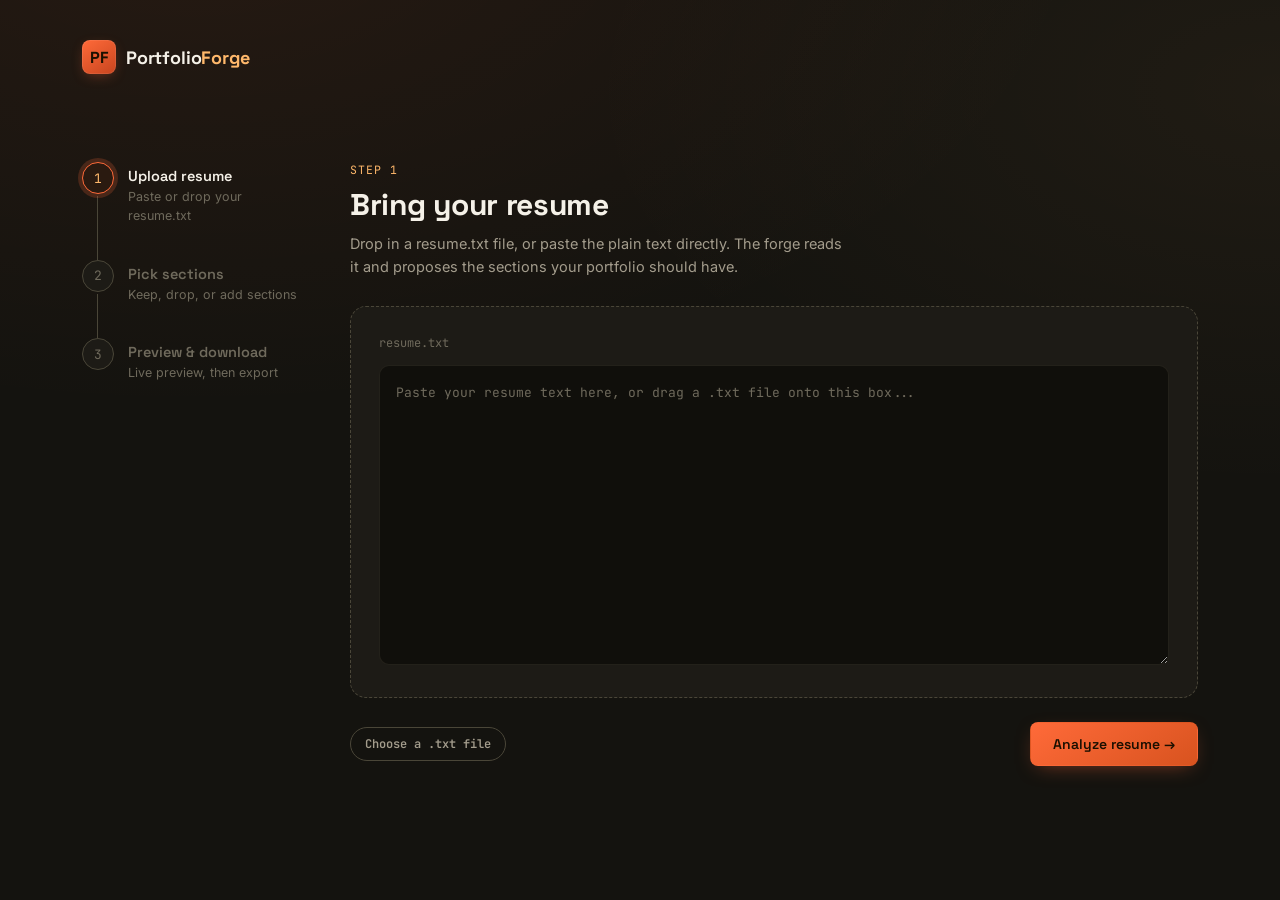
<file: frontend/index.html>
<!DOCTYPE html>
<html lang="en">
<head>
<meta charset="UTF-8" />
<meta name="viewport" content="width=device-width, initial-scale=1.0" />
<title>PortfolioForge</title>
<link rel="stylesheet" href="app.css" />
</head>
<body>

<div class="shell">

  <div class="brand">
    <div class="brand__mark">PF</div>
    <div class="brand__name">Portfolio<span>Forge</span></div>
  </div>

  <!-- ============================== step rail ============================== -->
  <nav class="gauge" id="gauge">
    <div class="gauge__step is-active" data-step="1">
      <div class="gauge__num">1</div>
      <div class="gauge__body">
        <div class="gauge__title">Upload resume</div>
        <div class="gauge__desc">Paste or drop your resume.txt</div>
      </div>
    </div>
    <div class="gauge__step" data-step="2">
      <div class="gauge__num">2</div>
      <div class="gauge__body">
        <div class="gauge__title">Pick sections</div>
        <div class="gauge__desc">Keep, drop, or add sections</div>
      </div>
    </div>
    <div class="gauge__step" data-step="3">
      <div class="gauge__num">3</div>
      <div class="gauge__body">
        <div class="gauge__title">Preview &amp; download</div>
        <div class="gauge__desc">Live preview, then export</div>
      </div>
    </div>
  </nav>

  <!-- ============================== main panel ============================== -->
  <main class="panel">

    <!-- ---------- Screen 1: Upload ---------- -->
    <section class="screen is-active" id="screen-upload">
      <p class="eyebrow">Step 1</p>
      <h1 class="screen__title">Bring your resume</h1>
      <p class="screen__sub">Drop in a resume.txt file, or paste the plain text directly. The forge reads it and proposes the sections your portfolio should have.</p>

      <div class="dropzone" id="dropzone">
        <div class="dropzone__row">
          <span class="dropzone__label">resume.txt</span>
          <span id="filePillWrap"></span>
        </div>
        <textarea id="resumeText" placeholder="Paste your resume text here, or drag a .txt file onto this box..."></textarea>
        <input type="file" id="fileInput" accept=".txt,text/plain" hidden />
      </div>

      <div class="error-banner" id="uploadError"></div>

      <div class="forge-bar" id="uploadForgeBar">
        <span>analyzing resume…</span>
        <div class="forge-bar__track"><div class="forge-bar__fill"></div></div>
      </div>

      <div class="actions-row">
        <button class="btn btn--upload-secondary" id="browseBtn" type="button">Choose a .txt file</button>
        <button class="btn btn--primary" id="analyzeBtn" type="button">Analyze resume →</button>
      </div>
    </section>

    <!-- ---------- Screen 2: Section picker ---------- -->
    <section class="screen" id="screen-sections">
      <p class="eyebrow">Step 2</p>
      <h1 class="screen__title">Choose your sections</h1>
      <p class="screen__sub">Suggested from your resume. Uncheck anything you don't want, or add a custom section of your own.</p>

      <div class="section-list" id="sectionList"></div>

      <div style="margin-top:10px; display:flex; flex-direction:column; gap:10px;">
        <button class="add-section" id="addSectionToggle" type="button">+ Add a custom section</button>
        <form class="add-section-form" id="addSectionForm">
          <input type="text" id="customSectionName" placeholder="Section name (e.g. Publications)" />
          <textarea id="customSectionDesc" placeholder="What should this section contain? Describe it — the forge will pull matching info from your resume." rows="2"></textarea>
          <div class="add-section-form__row">
            <button class="btn btn--ghost" id="cancelCustomSection" type="button">Cancel</button>
            <button class="btn btn--primary" id="confirmCustomSection" type="button">Add section</button>
          </div>
        </form>
      </div>

      <div class="error-banner" id="sectionsError"></div>

      <div class="forge-bar" id="generateForgeBar">
        <span>generating portfolio…</span>
        <div class="forge-bar__track"><div class="forge-bar__fill"></div></div>
      </div>

      <div class="actions-row">
        <button class="btn btn--ghost" id="backToUpload" type="button">← Back</button>
        <button class="btn btn--primary" id="generateBtn" type="button">Generate portfolio →</button>
      </div>
    </section>

    <!-- ---------- Screen 3: Preview & download ---------- -->
    <section class="screen" id="screen-preview">
      <p class="eyebrow">Step 3</p>
      <h1 class="screen__title">Your portfolio is live</h1>
      <p class="screen__sub">This is a real, rendered preview. Download it as a self-contained HTML file whenever it's ready.</p>

      <div class="preview-frame-wrap">
        <div class="preview-frame-bar">
          <span class="preview-frame-bar__dot"></span>
          <span class="preview-frame-bar__dot"></span>
          <span class="preview-frame-bar__dot"></span>
          <span class="preview-frame-bar__url">preview / index.html</span>
        </div>
        <iframe id="previewFrame" title="Portfolio preview"></iframe>
      </div>

      <div class="warnings" id="warningsBox">
        <p class="warnings__title">Heads up</p>
        <ul id="warningsList"></ul>
      </div>

      <div class="actions-row">
        <button class="btn btn--ghost" id="backToSections" type="button">← Back to sections</button>
        <button class="btn btn--primary" id="downloadBtn" type="button">Download index.html ↓</button>
      </div>
    </section>

  </main>
</div>

<script src="app.js"></script>
</body>
</html>
</file>
<file: frontend/app.css>
/* ==========================================================================
   PortfolioForge — App Shell Styles
   Theme: dark forge workspace. Ember accent, steel neutrals.
   ========================================================================== */

@import url('https://fonts.googleapis.com/css2?family=Space+Grotesk:wght@500;600;700&family=Inter:wght@400;500;600&family=JetBrains+Mono:wght@400;500&display=swap');

:root {
  --bg: #14130f;
  --surface: #1d1b16;
  --surface-raised: #26241d;
  --line: #35322888;
  --line-strong: #4a4638;

  --ink: #f5f1e8;
  --ink-muted: #a39c8c;
  --ink-faint: #6f6a5c;

  --ember: #ff6a39;
  --ember-hot: #ffb86b;
  --ember-dim: #ff6a3933;

  --ok: #7fbf8f;
  --warn: #e0b34e;

  --radius: 10px;
  --radius-lg: 16px;

  --font-display: 'Space Grotesk', sans-serif;
  --font-body: 'Inter', sans-serif;
  --font-mono: 'JetBrains Mono', monospace;
}

* { box-sizing: border-box; }

html, body {
  margin: 0;
  padding: 0;
  background: var(--bg);
  color: var(--ink);
  font-family: var(--font-body);
  min-height: 100vh;
}

body {
  background-image:
    radial-gradient(ellipse 900px 500px at 15% -10%, #ff6a3914, transparent),
    radial-gradient(ellipse 700px 400px at 100% 10%, #ffb86b0d, transparent);
  background-attachment: fixed;
}

a { color: var(--ember-hot); }

::selection { background: var(--ember-dim); color: var(--ink); }

button {
  font-family: var(--font-body);
  cursor: pointer;
}

/* -------------------------------------------------- layout shell */

.shell {
  max-width: 1180px;
  margin: 0 auto;
  padding: 40px 32px 80px;
  display: grid;
  grid-template-columns: 220px 1fr;
  gap: 48px;
}

@media (max-width: 860px) {
  .shell { grid-template-columns: 1fr; gap: 24px; padding: 24px 18px 60px; }
}

.brand {
  display: flex;
  align-items: center;
  gap: 10px;
  margin-bottom: 40px;
  grid-column: 1 / -1;
}

.brand__mark {
  width: 34px;
  height: 34px;
  border-radius: 8px;
  background: linear-gradient(145deg, var(--ember), #c8451f);
  box-shadow: 0 0 0 1px #ffffff14 inset, 0 4px 14px -4px #ff6a3966;
  display: grid;
  place-items: center;
  font-family: var(--font-display);
  font-weight: 700;
  color: #1a1000;
  font-size: 16px;
}

.brand__name {
  font-family: var(--font-display);
  font-weight: 700;
  font-size: 18px;
  letter-spacing: -0.01em;
}

.brand__name span { color: var(--ember-hot); }

/* -------------------------------------------------- step gauge (rail) */

.gauge {
  display: flex;
  flex-direction: column;
  gap: 0;
  position: relative;
}

.gauge__step {
  display: flex;
  gap: 14px;
  padding: 0 0 34px;
  position: relative;
}

.gauge__step::before {
  content: '';
  position: absolute;
  left: 15px;
  top: 34px;
  bottom: 0;
  width: 1px;
  background: var(--line-strong);
}

.gauge__step:last-child::before { display: none; }

.gauge__num {
  flex: none;
  width: 32px;
  height: 32px;
  border-radius: 50%;
  border: 1px solid var(--line-strong);
  background: var(--surface);
  display: grid;
  place-items: center;
  font-family: var(--font-mono);
  font-size: 13px;
  color: var(--ink-faint);
  transition: all .25s ease;
  z-index: 1;
}

.gauge__step.is-active .gauge__num {
  border-color: var(--ember);
  color: var(--ember-hot);
  background: #2a1a10;
  box-shadow: 0 0 0 4px var(--ember-dim);
}

.gauge__step.is-done .gauge__num {
  border-color: var(--ok);
  color: var(--ok);
  background: #16211a;
}

.gauge__body { padding-top: 5px; }

.gauge__title {
  font-family: var(--font-display);
  font-weight: 600;
  font-size: 14.5px;
  color: var(--ink-faint);
}

.gauge__step.is-active .gauge__title,
.gauge__step.is-done .gauge__title { color: var(--ink); }

.gauge__desc {
  font-size: 12.5px;
  color: var(--ink-faint);
  margin-top: 3px;
  line-height: 1.5;
  max-width: 22ch;
}

/* -------------------------------------------------- main panel */

.panel { min-width: 0; }

.screen { display: none; animation: rise .35s ease; }
.screen.is-active { display: block; }

@keyframes rise {
  from { opacity: 0; transform: translateY(8px); }
  to { opacity: 1; transform: translateY(0); }
}

.eyebrow {
  font-family: var(--font-mono);
  font-size: 11.5px;
  letter-spacing: .08em;
  text-transform: uppercase;
  color: var(--ember-hot);
  margin: 0 0 8px;
}

h1.screen__title {
  font-family: var(--font-display);
  font-weight: 700;
  font-size: 30px;
  letter-spacing: -0.01em;
  margin: 0 0 8px;
}

.screen__sub {
  color: var(--ink-muted);
  font-size: 14.5px;
  line-height: 1.6;
  margin: 0 0 28px;
  max-width: 56ch;
}

/* -------------------------------------------------- upload screen */

.dropzone {
  border: 1px dashed var(--line-strong);
  border-radius: var(--radius-lg);
  background: var(--surface);
  padding: 28px;
  transition: border-color .2s ease, background .2s ease;
}

.dropzone.is-drag {
  border-color: var(--ember);
  background: #241708;
}

.dropzone__row {
  display: flex;
  align-items: center;
  justify-content: space-between;
  gap: 16px;
  margin-bottom: 14px;
}

.dropzone__label {
  font-family: var(--font-mono);
  font-size: 12px;
  color: var(--ink-faint);
}

textarea#resumeText {
  width: 100%;
  min-height: 300px;
  resize: vertical;
  background: #100f0b;
  border: 1px solid var(--line);
  border-radius: var(--radius);
  color: var(--ink);
  font-family: var(--font-mono);
  font-size: 13px;
  line-height: 1.65;
  padding: 16px;
  outline: none;
}

textarea#resumeText:focus { border-color: var(--ember); }
textarea#resumeText::placeholder { color: var(--ink-faint); }

.file-pill {
  display: inline-flex;
  align-items: center;
  gap: 8px;
  font-family: var(--font-mono);
  font-size: 12px;
  color: var(--ok);
  background: #14211a;
  border: 1px solid #274332;
  padding: 5px 10px;
  border-radius: 100px;
}

/* -------------------------------------------------- buttons */

.btn {
  font-family: var(--font-display);
  font-weight: 600;
  font-size: 14px;
  border-radius: 8px;
  padding: 12px 22px;
  border: 1px solid transparent;
  transition: transform .15s ease, box-shadow .15s ease, opacity .15s ease;
}

.btn:active { transform: scale(.98); }
.btn:disabled { opacity: .4; cursor: not-allowed; }

.btn--primary {
  background: linear-gradient(145deg, var(--ember), #d8531f);
  color: #1a0f00;
  box-shadow: 0 6px 20px -8px #ff6a3980;
}

.btn--primary:not(:disabled):hover { box-shadow: 0 8px 24px -6px #ff6a39aa; }

.btn--ghost {
  background: transparent;
  border-color: var(--line-strong);
  color: var(--ink-muted);
}

.btn--ghost:hover { border-color: var(--ink-faint); color: var(--ink); }

.actions-row {
  display: flex;
  justify-content: space-between;
  align-items: center;
  margin-top: 24px;
  gap: 12px;
}

.actions-row .btn--upload-secondary {
  background: transparent;
  border: 1px solid var(--line-strong);
  color: var(--ink-muted);
  font-family: var(--font-mono);
  font-size: 12px;
  padding: 8px 14px;
  border-radius: 100px;
}

/* -------------------------------------------------- forge bar (loading) */

.forge-bar {
  display: none;
  align-items: center;
  gap: 12px;
  margin-top: 20px;
  font-family: var(--font-mono);
  font-size: 12px;
  color: var(--ink-muted);
}

.forge-bar.is-active { display: flex; }

.forge-bar__track {
  flex: 1;
  height: 6px;
  border-radius: 100px;
  background: #2a271e;
  overflow: hidden;
  position: relative;
}

.forge-bar__fill {
  position: absolute;
  inset: 0;
  width: 40%;
  border-radius: 100px;
  background: linear-gradient(90deg, var(--ember), var(--ember-hot), var(--ember));
  background-size: 200% 100%;
  animation: forge-slide 1.1s ease-in-out infinite, forge-glow 1.1s ease-in-out infinite;
}

@keyframes forge-slide {
  0% { left: -40%; }
  100% { left: 100%; }
}

@keyframes forge-glow {
  0%, 100% { box-shadow: 0 0 8px 1px #ff6a3955; }
  50% { box-shadow: 0 0 16px 3px #ffb86b88; }
}

/* -------------------------------------------------- section picker */

.section-list {
  display: flex;
  flex-direction: column;
  gap: 10px;
}

.section-card {
  display: flex;
  gap: 14px;
  align-items: flex-start;
  background: var(--surface);
  border: 1px solid var(--line);
  border-radius: var(--radius);
  padding: 16px 18px;
  transition: border-color .15s ease, background .15s ease;
}

.section-card:has(.section-card__check:checked) {
  border-color: #ff6a3966;
  background: #221a10;
}

.section-card__check {
  appearance: none;
  width: 19px;
  height: 19px;
  border-radius: 5px;
  border: 1px solid var(--line-strong);
  background: #100f0b;
  flex: none;
  margin-top: 2px;
  display: grid;
  place-items: center;
  transition: all .15s ease;
}

.section-card__check:checked {
  background: var(--ember);
  border-color: var(--ember);
}

.section-card__check:checked::after {
  content: '✓';
  font-size: 12px;
  color: #1a0f00;
  font-weight: 700;
}

.section-card__body { flex: 1; min-width: 0; }

.section-card__top {
  display: flex;
  align-items: center;
  gap: 8px;
  flex-wrap: wrap;
}

.section-card__name {
  font-family: var(--font-display);
  font-weight: 600;
  font-size: 15px;
}

.tag {
  font-family: var(--font-mono);
  font-size: 10px;
  letter-spacing: .04em;
  text-transform: uppercase;
  padding: 2px 7px;
  border-radius: 100px;
  border: 1px solid var(--line-strong);
  color: var(--ink-faint);
}

.tag--custom { border-color: #4d3c1a; color: var(--warn); }

.section-card__desc {
  font-size: 13px;
  color: var(--ink-muted);
  margin-top: 4px;
  line-height: 1.5;
}

.add-section {
  border: 1px dashed var(--line-strong);
  border-radius: var(--radius);
  padding: 14px 18px;
  display: flex;
  align-items: center;
  gap: 10px;
  color: var(--ink-faint);
  font-family: var(--font-mono);
  font-size: 12.5px;
  background: transparent;
  width: 100%;
  text-align: left;
  justify-content: flex-start;
}

.add-section:hover { border-color: var(--ember); color: var(--ember-hot); }

.add-section-form {
  display: none;
  flex-direction: column;
  gap: 10px;
  background: var(--surface);
  border: 1px solid var(--line);
  border-radius: var(--radius);
  padding: 16px 18px;
}

.add-section-form.is-active { display: flex; }

.add-section-form input,
.add-section-form textarea {
  background: #100f0b;
  border: 1px solid var(--line);
  border-radius: 6px;
  color: var(--ink);
  font-family: var(--font-body);
  font-size: 13.5px;
  padding: 9px 12px;
  outline: none;
}

.add-section-form input:focus,
.add-section-form textarea:focus { border-color: var(--ember); }

.add-section-form__row { display: flex; gap: 10px; justify-content: flex-end; }

/* -------------------------------------------------- preview screen */

.preview-frame-wrap {
  border: 1px solid var(--line);
  border-radius: var(--radius-lg);
  overflow: hidden;
  background: var(--surface);
  box-shadow: 0 24px 60px -30px #000000cc;
}

.preview-frame-bar {
  display: flex;
  align-items: center;
  gap: 8px;
  padding: 10px 14px;
  border-bottom: 1px solid var(--line);
  background: var(--surface-raised);
}

.preview-frame-bar__dot {
  width: 9px; height: 9px; border-radius: 50%; background: var(--line-strong);
}

.preview-frame-bar__url {
  margin-left: 6px;
  font-family: var(--font-mono);
  font-size: 11.5px;
  color: var(--ink-faint);
}

iframe#previewFrame {
  width: 100%;
  height: 640px;
  border: none;
  display: block;
  background: #fff;
}

.warnings {
  margin-top: 18px;
  border: 1px solid #4d3c1a;
  background: #221a0c;
  border-radius: var(--radius);
  padding: 14px 16px;
  display: none;
}

.warnings.is-active { display: block; }

.warnings__title {
  font-family: var(--font-mono);
  font-size: 12px;
  color: var(--warn);
  text-transform: uppercase;
  letter-spacing: .04em;
  margin: 0 0 8px;
}

.warnings ul { margin: 0; padding-left: 18px; }
.warnings li { font-size: 13px; color: var(--ink-muted); margin-bottom: 4px; line-height: 1.5; }

.error-banner {
  display: none;
  margin-top: 16px;
  border: 1px solid #5a2323;
  background: #251212;
  color: #f0a6a6;
  border-radius: var(--radius);
  padding: 12px 16px;
  font-size: 13px;
}

.error-banner.is-active { display: block; }
</file>
